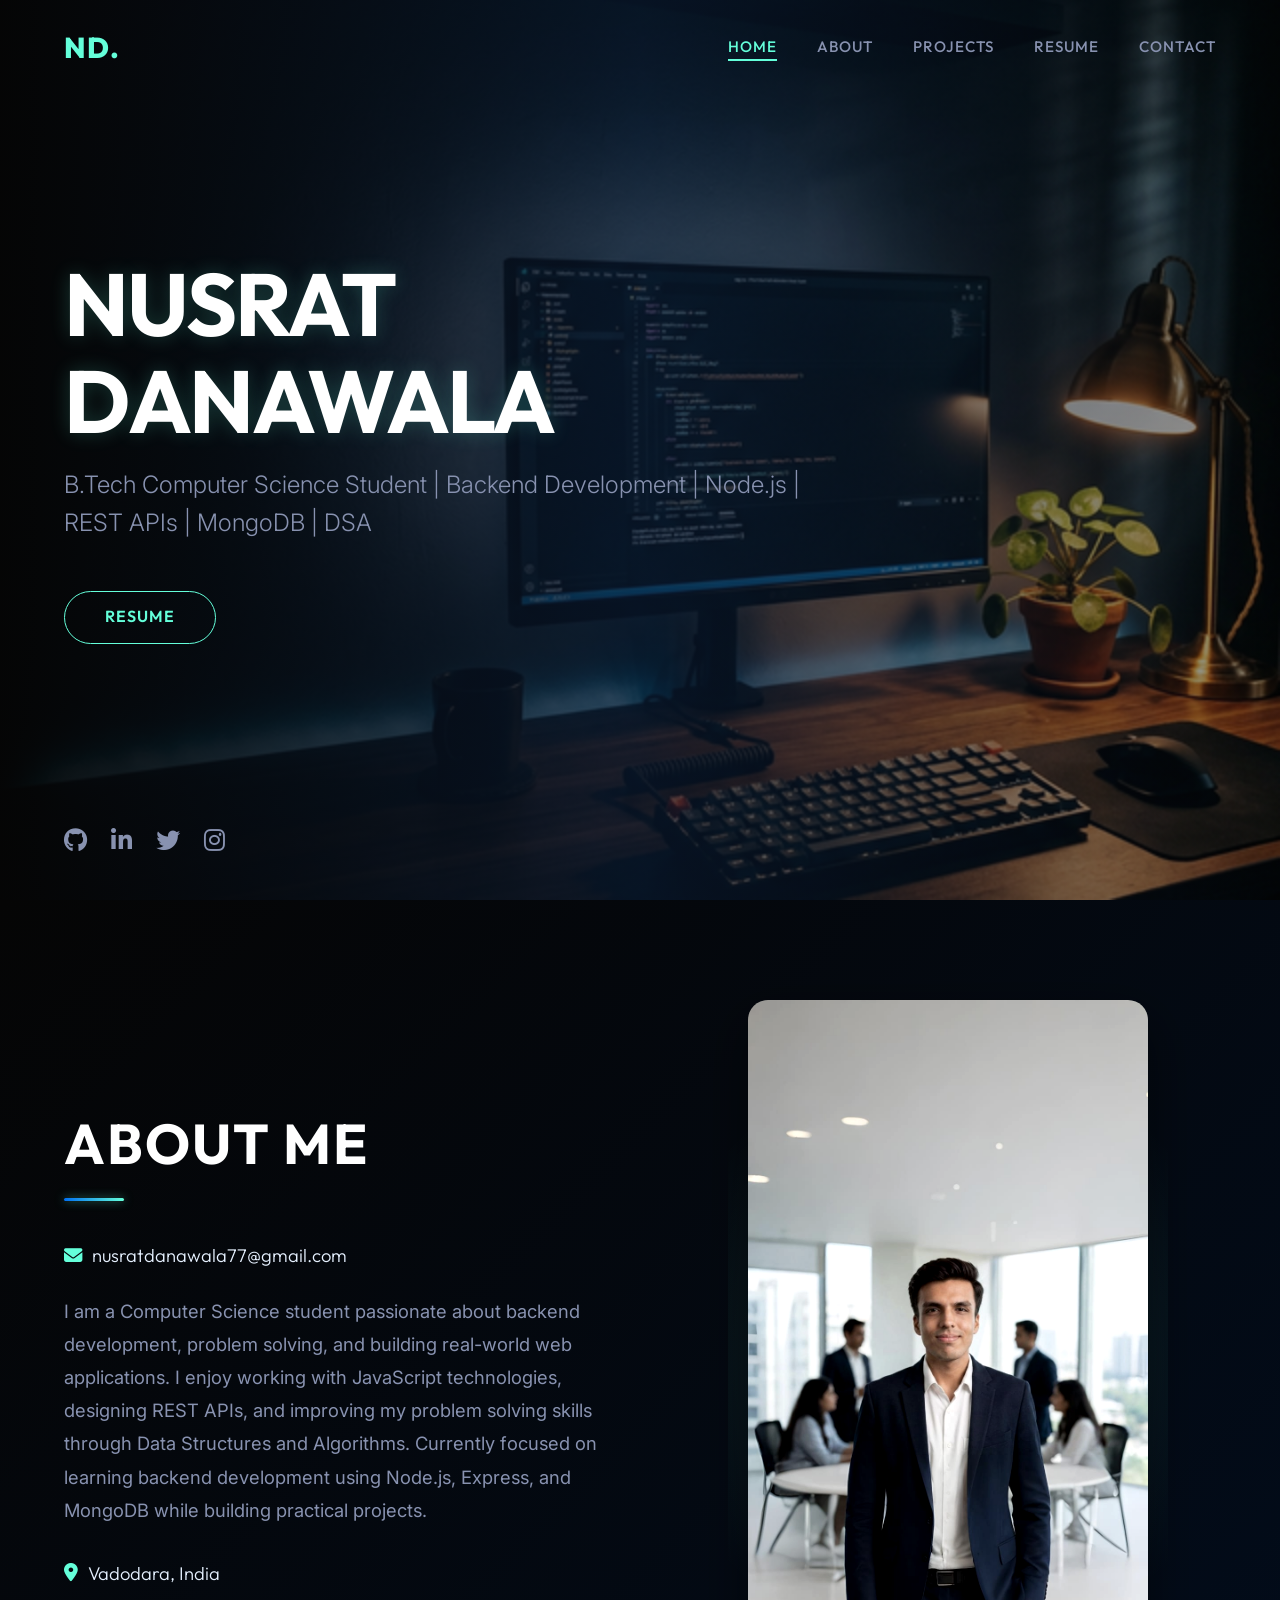
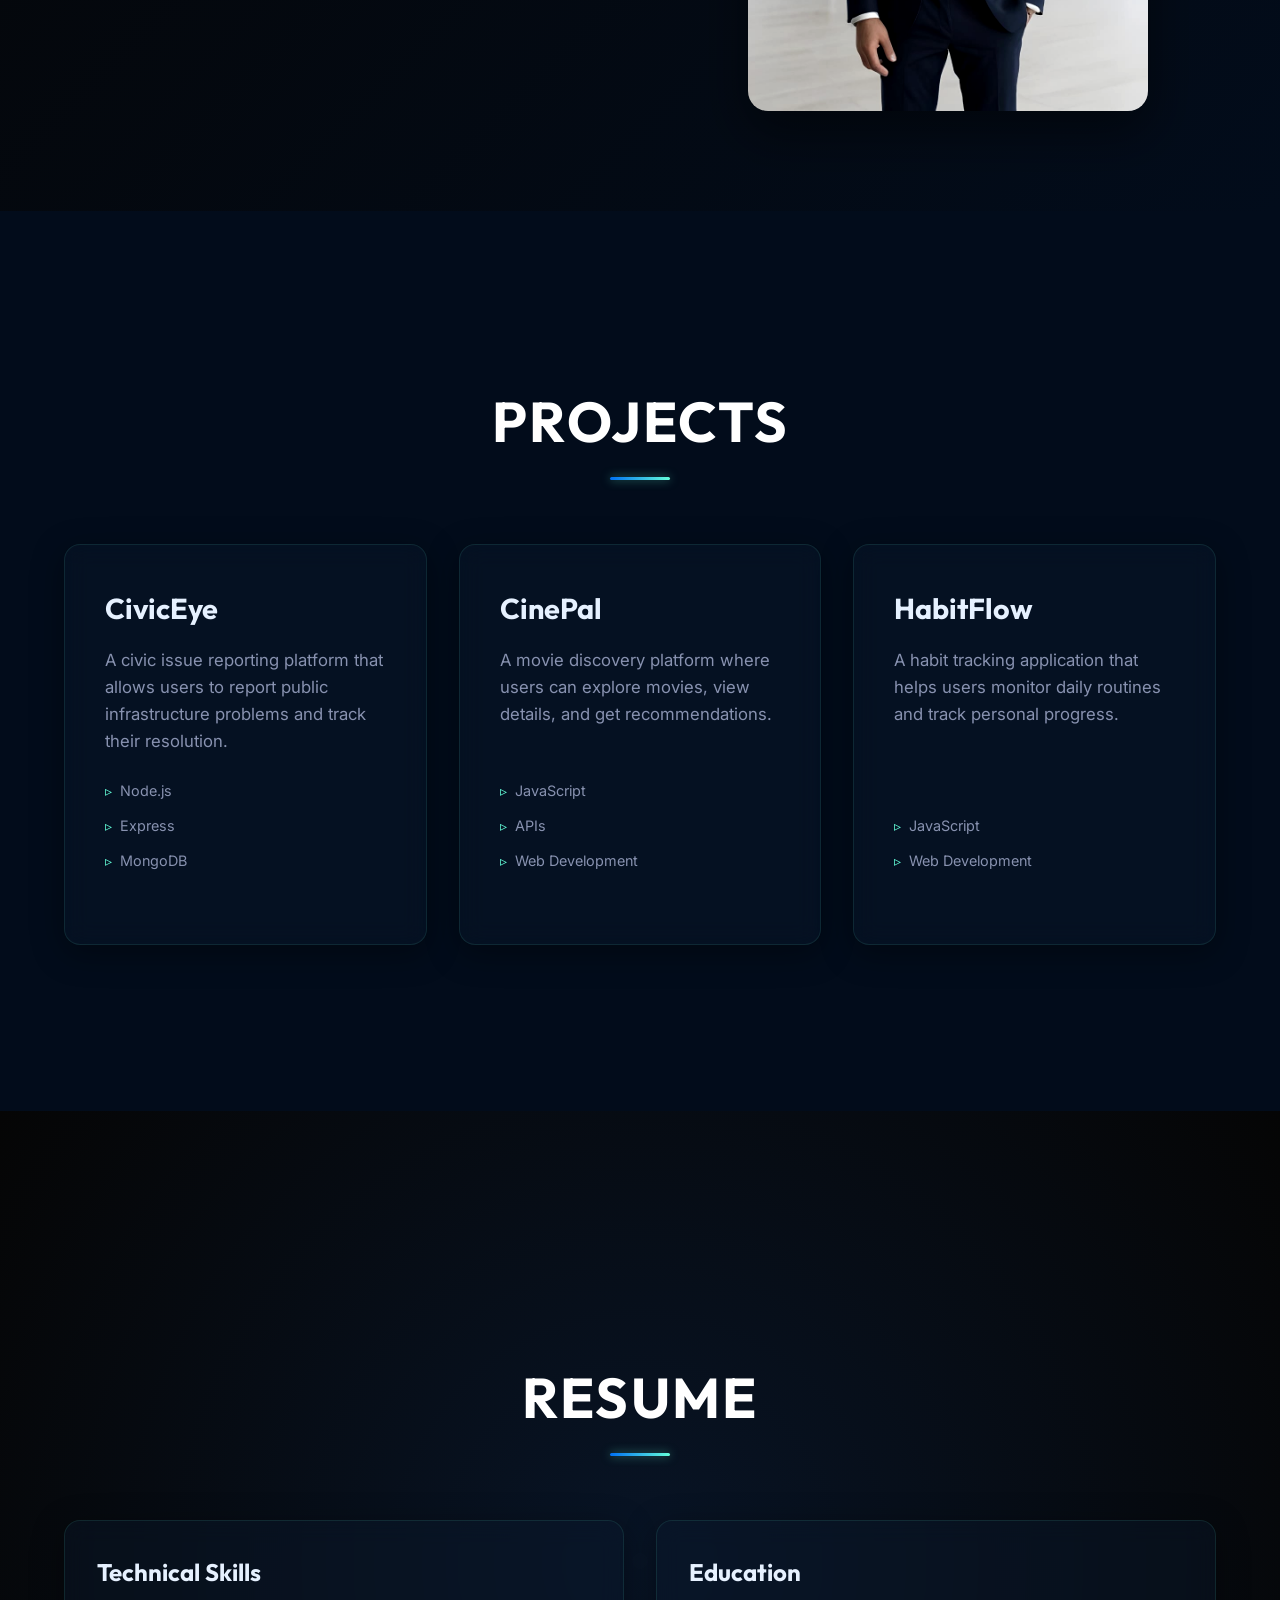
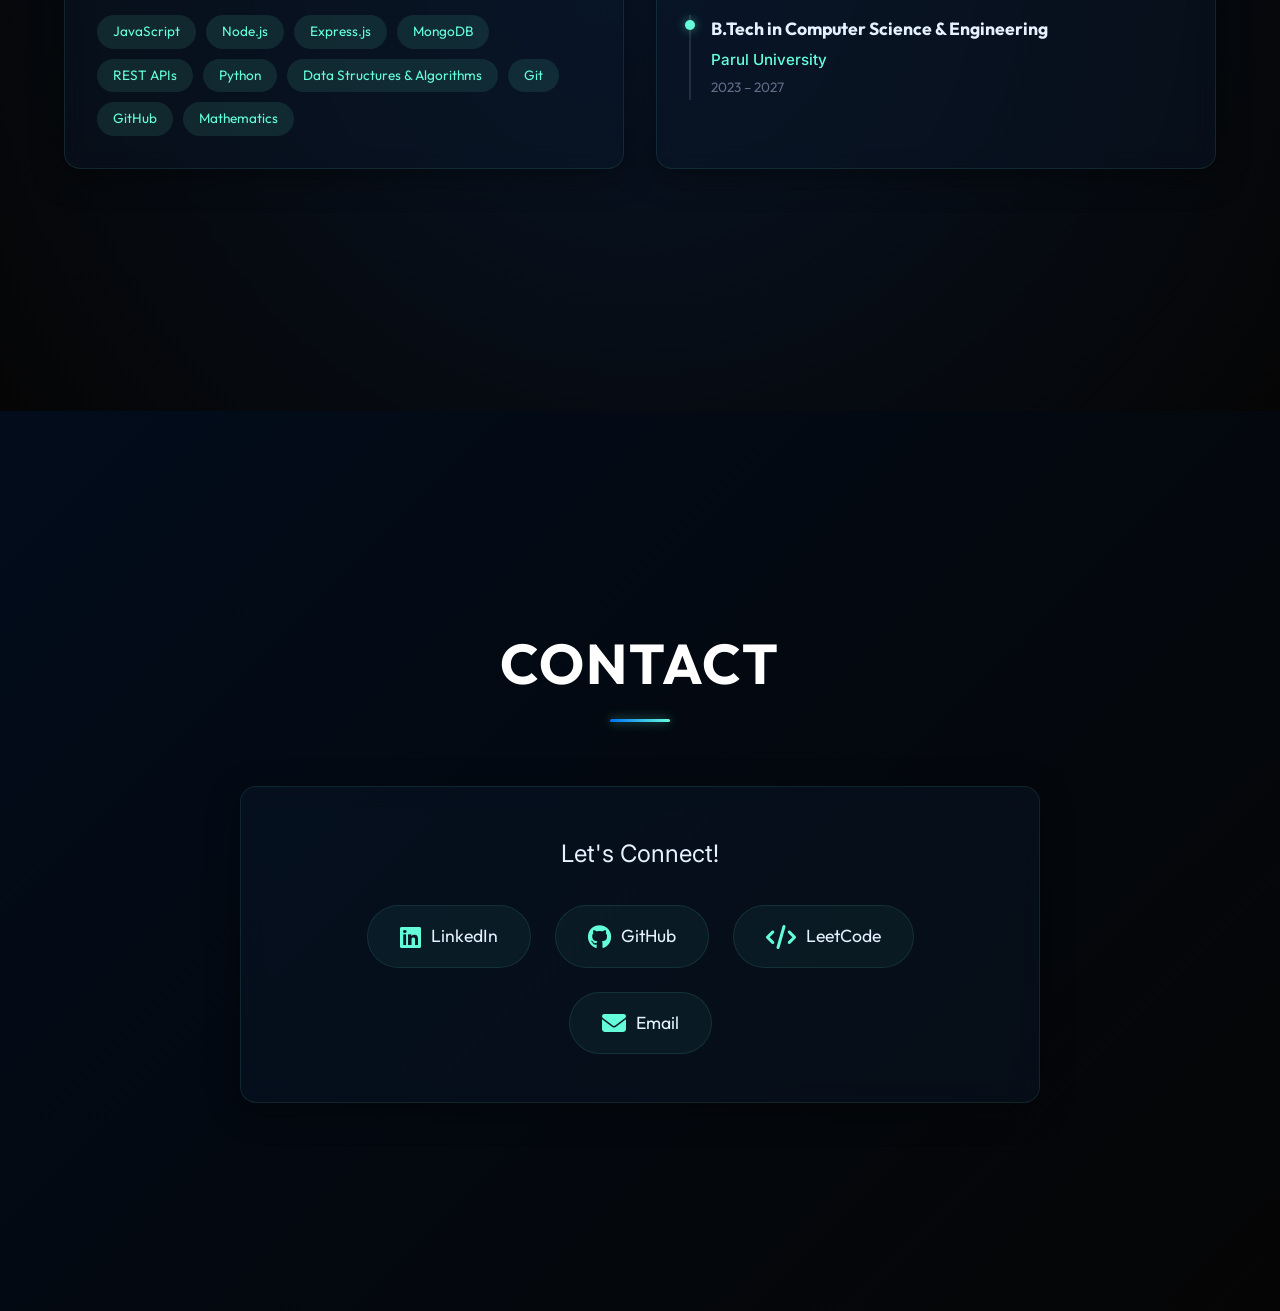
<file: index.html>
<!DOCTYPE html>
<html lang="en">

<head>
    <meta charset="UTF-8">
    <meta name="viewport" content="width=device-width, initial-scale=1.0">
    <title>Nusrat Danawala - Portfolio</title>
    <!-- Modern Google Fonts -->
    <link rel="preconnect" href="https://fonts.googleapis.com">
    <link rel="preconnect" href="https://fonts.gstatic.com" crossorigin>
    <link
        href="https://fonts.googleapis.com/css2?family=Outfit:wght@300;400;500;600;700;800&family=Inter:wght@300;400;500;600&display=swap"
        rel="stylesheet">
    <!-- FontAwesome -->
    <link rel="stylesheet" href="https://cdnjs.cloudflare.com/ajax/libs/font-awesome/6.4.0/css/all.min.css">
    <!-- Custom CSS -->
    <link rel="stylesheet" href="styles.css">
</head>

<body>
    <!-- Top Navigation -->
    <nav id="navbar">
        <div class="nav-container">
            <a href="#home" class="logo">ND.</a>
            <ul class="nav-links">
                <li><a href="#home" class="active">Home</a></li>
                <li><a href="#about">About</a></li>
                <li><a href="#projects">Projects</a></li>
                <li><a href="#resume">Resume</a></li>
                <li><a href="#contact">Contact</a></li>
            </ul>
        </div>
    </nav>

    <!-- Section 1: Hero -->
    <section id="home" class="hero-section">
        <div class="hero-overlay"></div>
        <div class="hero-content">
            <h1 class="glitch" data-text="NUSRAT DANAWALA">NUSRAT DANAWALA</h1>
            <p class="subtitle">B.Tech Computer Science Student | Backend Development | Node.js | REST APIs | MongoDB | DSA</p>
            <div class="hero-buttons">
                <a href="#resume" class="btn btn-outline">Resume</a>
                <!-- <a href="#portfolio" class="btn btn-outline">Portfolio</a> -->
            </div>
        </div>

        <div class="social-icons">
            <a href="#" target="_blank"><i class="fa-brands fa-github"></i></a>
            <a href="#" target="_blank"><i class="fa-brands fa-linkedin-in"></i></a>
            <a href="#" target="_blank"><i class="fa-brands fa-twitter"></i></a>
            <a href="#" target="_blank"><i class="fa-brands fa-instagram"></i></a>
        </div>
    </section>

    <!-- Section 2: About -->
    <section id="about" class="about-section">
        <div class="about-container">
            <div class="about-content">
                <div class="heading-wrapper">
                    <h2>ABOUT ME</h2>
                    <div class="glow-line"></div>
                </div>
                <div class="about-text">
                    <p class="email-text"><i class="fa-solid fa-envelope"></i> nusratdanawala77@gmail.com</p>
                    <p class="bio">
                        I am a Computer Science student passionate about backend development, problem solving, and
                        building real-world web applications.
                        I enjoy working with JavaScript technologies, designing REST APIs, and improving my problem
                        solving skills through Data Structures and Algorithms.
                        Currently focused on learning backend development using Node.js, Express, and MongoDB while
                        building practical projects.
                    </p>
                    <p class="location-text"><i class="fa-solid fa-location-dot"></i> Vadodara, India</p>
                </div>
            </div>
            <div class="about-image">
                <div class="image-wrapper">
                    <img src="assets/Myself.jpeg" alt="Nusrat Danawala">
                    <div class="image-glow"></div>
                </div>
            </div>
        </div>
    </section>

    <!-- Section 3: Projects -->
    <section id="projects" class="projects-section">
        <div class="projects-container">
            <div class="heading-wrapper center">
                <h2>PROJECTS</h2>
                <div class="glow-line center-line"></div>
            </div>

            <div class="projects-grid">
                <!-- Project 1 -->
                <div class="project-card glass-panel">
                    <div class="project-content">
                        <h3>CivicEye</h3>
                        <p class="project-desc">A civic issue reporting platform that allows users to report public
                            infrastructure problems and track their resolution.</p>
                        <div class="tags-container minimal mb-4">
                            <span class="tag-minimal">Node.js</span>
                            <span class="tag-minimal">Express</span>
                            <span class="tag-minimal">MongoDB</span>
                        </div>
                        <!-- <div class="project-links">
                            <a href="#" class="btn btn-outline"><i class="fa-brands fa-github"></i> GitHub</a>
                            <a href="#" class="btn btn-outline"><i class="fa-solid fa-external-link-alt"></i> Live
                                Demo</a>
                        </div> -->
                    </div>
                </div>

                <!-- Project 2 -->
                <div class="project-card glass-panel">
                    <div class="project-content">
                        <h3>CinePal</h3>
                        <p class="project-desc">A movie discovery platform where users can explore movies, view details,
                            and get recommendations.</p>
                        <div class="tags-container minimal mb-4">
                            <span class="tag-minimal">JavaScript</span>
                            <span class="tag-minimal">APIs</span>
                            <span class="tag-minimal">Web Development</span>
                        </div>
                        <!-- <div class="project-links">
                            <a href="#" class="btn btn-outline"><i class="fa-brands fa-github"></i> GitHub</a>
                        </div> -->
                    </div>
                </div>

                <!-- Project 3 -->
                <div class="project-card glass-panel">
                    <div class="project-content">
                        <h3>HabitFlow</h3>
                        <p class="project-desc">A habit tracking application that helps users monitor daily routines and
                            track personal progress.</p>
                        <div class="tags-container minimal mb-4">
                            <span class="tag-minimal">JavaScript</span>
                            <span class="tag-minimal">Web Development</span>
                        </div>
                        <!-- <div class="project-links">
                            <a href="#" class="btn btn-outline"><i class="fa-brands fa-github"></i> GitHub</a>
                        </div> -->
                    </div>
                </div>
            </div>
        </div>
    </section>

    <!-- Section 4: Resume -->
    <section id="resume" class="resume-section">
        <div class="resume-overlay"></div>
        <div class="resume-container">
            <div class="heading-wrapper center">
                <h2>RESUME</h2>
                <div class="glow-line center-line"></div>
            </div>

            <div class="resume-grid">
                <!-- Left Column: Skills -->
                <div class="resume-col glass-panel">
                    <h3>Technical Skills</h3>
                    <div class="tags-container">
                        <span class="tag">JavaScript</span>
                        <span class="tag">Node.js</span>
                        <span class="tag">Express.js</span>
                        <span class="tag">MongoDB</span>
                        <span class="tag">REST APIs</span>
                        <span class="tag">Python</span>
                        <span class="tag">Data Structures & Algorithms</span>
                        <span class="tag">Git</span>
                        <span class="tag">GitHub</span>
                        <span class="tag">Mathematics</span>
                    </div>
                </div>

                <!-- Right Column: Education -->
                <div class="resume-col glass-panel">
                    <h3>Education</h3>
                    <div class="timeline">
                        <div class="timeline-item">
                            <h4>B.Tech in Computer Science & Engineering</h4>
                            <p class="institution">Parul University</p>
                            <span class="date">2023 – 2027</span>
                        </div>
                    </div>
                </div>
            </div>
        </div>
    </section>

    <!-- Section 5: Contact -->
    <section id="contact" class="contact-section">
        <div class="contact-container">
            <div class="heading-wrapper center">
                <h2>CONTACT</h2>
                <div class="glow-line center-line"></div>
            </div>

            <div class="glass-panel contact-panel">
                <p class="contact-subtitle">Let's Connect!</p>
                <div class="contact-links">
                    <a href="https://www.linkedin.com/in/nusrat05/" target="_blank" class="contact-btn">
                        <i class="fa-brands fa-linkedin"></i> LinkedIn
                    </a>
                    <a href="https://github.com/nusrat-k-d" target="_blank" class="contact-btn">
                        <i class="fa-brands fa-github"></i> GitHub
                    </a>
                    <a href="https://leetcode.com/u/nusrat_k_d/" target="_blank" class="contact-btn">
                        <i class="fa-solid fa-code"></i> LeetCode
                    </a>
                    <a href="mailto:nusratdanawala77@gmail.com" class="contact-btn">
                        <i class="fa-solid fa-envelope"></i> Email
                    </a>
                </div>
            </div>
        </div>
    </section>

    <script src="script.js"></script>
</body>

</html>
</file>
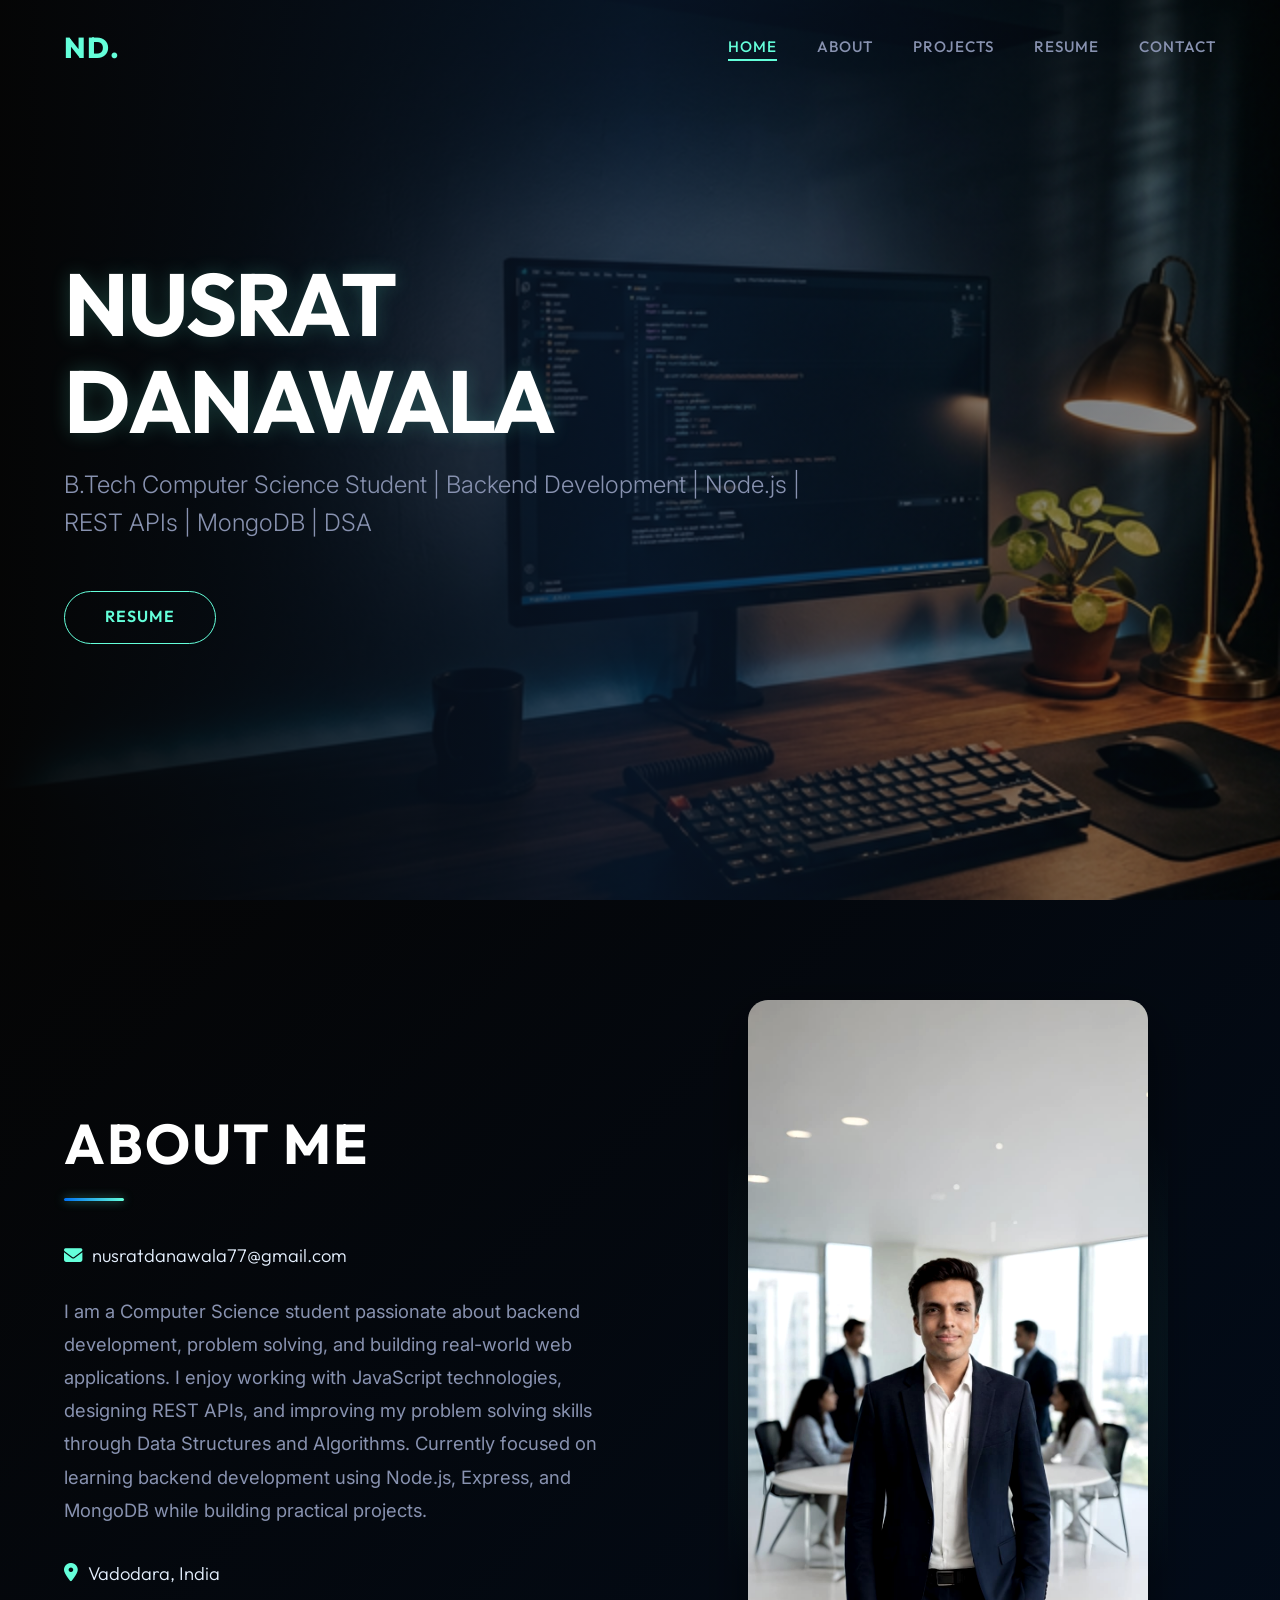
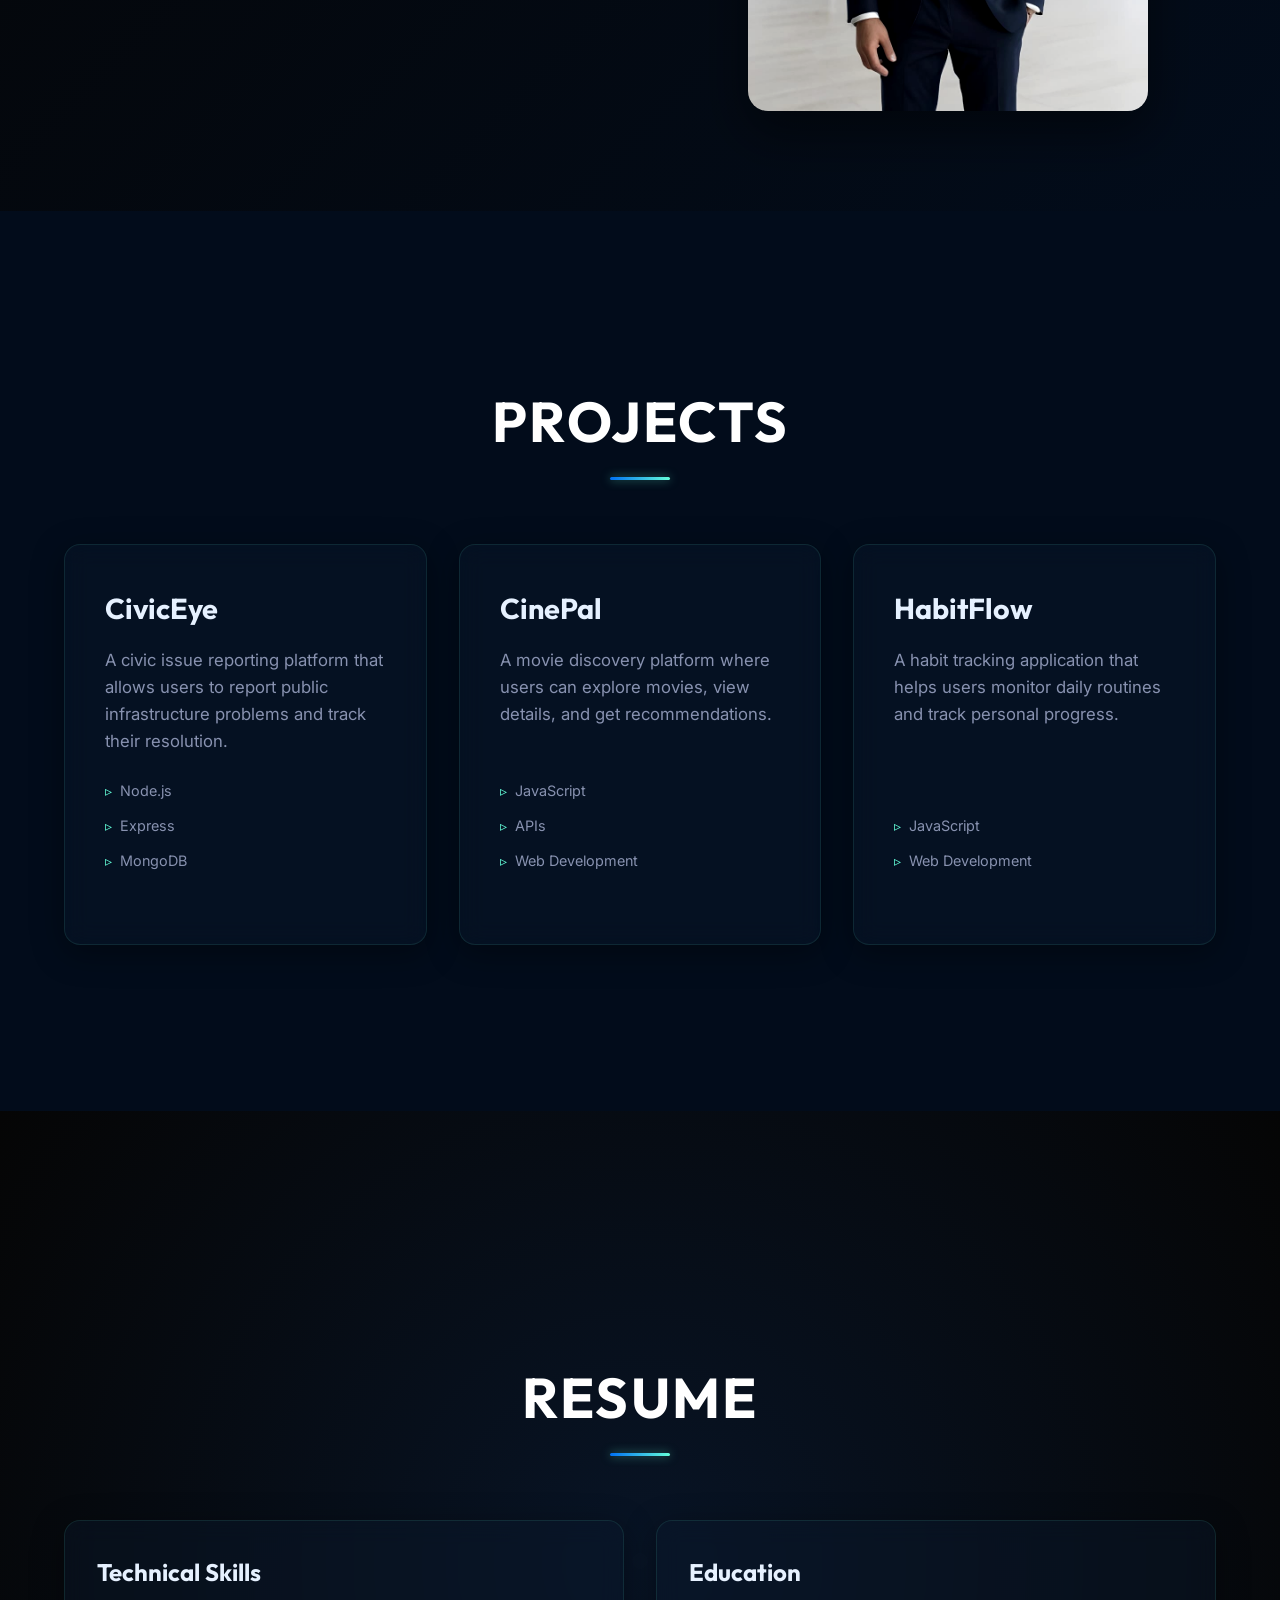
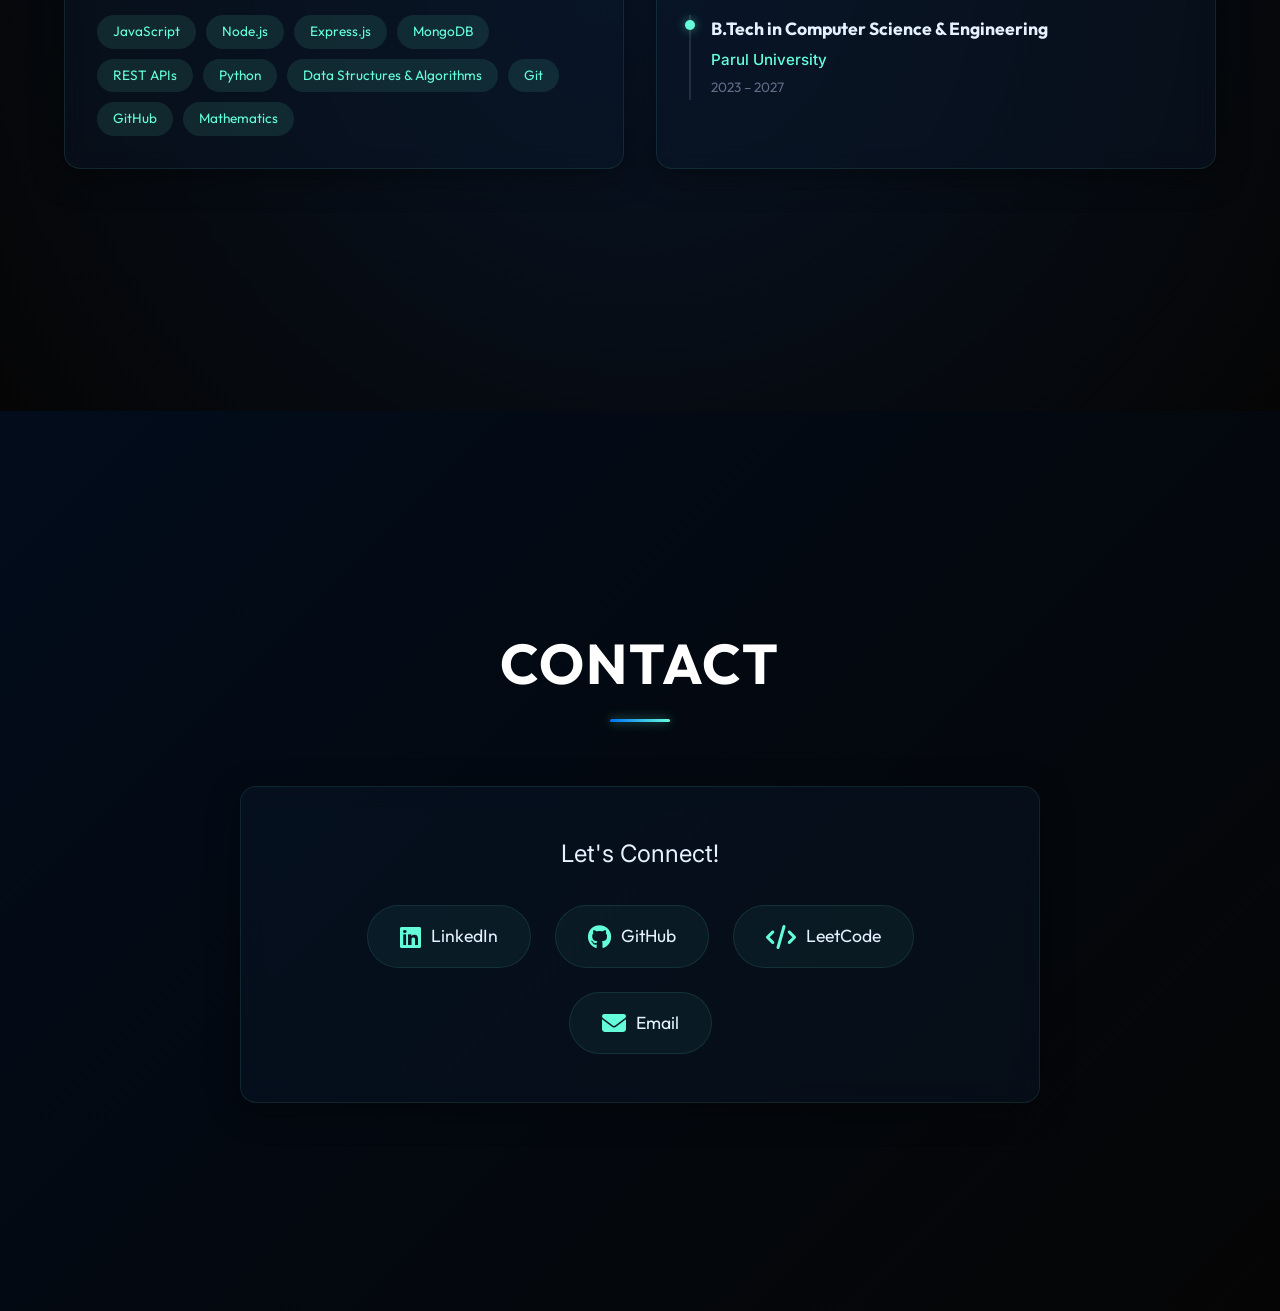
<file: Downloads/Portfolio/index.html>
<!DOCTYPE html>
<html lang="en">

<head>
    <meta charset="UTF-8">
    <meta name="viewport" content="width=device-width, initial-scale=1.0">
    <title>Nusrat Danawala - Portfolio</title>
    <!-- Modern Google Fonts -->
    <link rel="preconnect" href="https://fonts.googleapis.com">
    <link rel="preconnect" href="https://fonts.gstatic.com" crossorigin>
    <link
        href="https://fonts.googleapis.com/css2?family=Outfit:wght@300;400;500;600;700;800&family=Inter:wght@300;400;500;600&display=swap"
        rel="stylesheet">
    <!-- FontAwesome -->
    <link rel="stylesheet" href="https://cdnjs.cloudflare.com/ajax/libs/font-awesome/6.4.0/css/all.min.css">
    <!-- Custom CSS -->
    <link rel="stylesheet" href="styles.css">
</head>

<body>
    <!-- Top Navigation -->
    <nav id="navbar">
        <div class="nav-container">
            <a href="#home" class="logo">ND.</a>
            <ul class="nav-links">
                <li><a href="#home" class="active">Home</a></li>
                <li><a href="#about">About</a></li>
                <li><a href="#projects">Projects</a></li>
                <li><a href="#resume">Resume</a></li>
                <li><a href="#contact">Contact</a></li>
            </ul>
        </div>
    </nav>

    <!-- Section 1: Hero -->
    <section id="home" class="hero-section">
        <div class="hero-overlay"></div>
        <div class="hero-content">
            <h1 class="glitch" data-text="NUSRAT DANAWALA">NUSRAT DANAWALA</h1>
            <p class="subtitle">B.Tech Computer Science Student | Backend Development | Node.js | REST APIs | MongoDB | DSA</p>
            <div class="hero-buttons">
                <a href="#resume" class="btn btn-outline">Resume</a>
                <!-- <a href="#portfolio" class="btn btn-outline">Portfolio</a> -->
            </div>
        </div>

        <!-- <div class="social-icons">
            <a href="#" target="_blank"><i class="fa-brands fa-github"></i></a>
            <a href="#" target="_blank"><i class="fa-brands fa-linkedin-in"></i></a>
            <a href="#" target="_blank"><i class="fa-brands fa-twitter"></i></a>
            <a href="#" target="_blank"><i class="fa-brands fa-instagram"></i></a>
        </div> -->
    </section>

    <!-- Section 2: About -->
    <section id="about" class="about-section">
        <div class="about-container">
            <div class="about-content">
                <div class="heading-wrapper">
                    <h2>ABOUT ME</h2>
                    <div class="glow-line"></div>
                </div>
                <div class="about-text">
                    <p class="email-text"><i class="fa-solid fa-envelope"></i> nusratdanawala77@gmail.com</p>
                    <p class="bio">
                        I am a Computer Science student passionate about backend development, problem solving, and
                        building real-world web applications.
                        I enjoy working with JavaScript technologies, designing REST APIs, and improving my problem
                        solving skills through Data Structures and Algorithms.
                        Currently focused on learning backend development using Node.js, Express, and MongoDB while
                        building practical projects.
                    </p>
                    <p class="location-text"><i class="fa-solid fa-location-dot"></i> Vadodara, India</p>
                </div>
            </div>
            <div class="about-image">
                <div class="image-wrapper">
                    <img src="assets/Myself.jpeg" alt="Nusrat Danawala">
                    <div class="image-glow"></div>
                </div>
            </div>
        </div>
    </section>

    <!-- Section 3: Projects -->
    <section id="projects" class="projects-section">
        <div class="projects-container">
            <div class="heading-wrapper center">
                <h2>PROJECTS</h2>
                <div class="glow-line center-line"></div>
            </div>

            <div class="projects-grid">
                <!-- Project 1 -->
                <div class="project-card glass-panel">
                    <div class="project-content">
                        <h3>CivicEye</h3>
                        <p class="project-desc">A civic issue reporting platform that allows users to report public
                            infrastructure problems and track their resolution.</p>
                        <div class="tags-container minimal mb-4">
                            <span class="tag-minimal">Node.js</span>
                            <span class="tag-minimal">Express</span>
                            <span class="tag-minimal">MongoDB</span>
                        </div>
                        <!-- <div class="project-links">
                            <a href="#" class="btn btn-outline"><i class="fa-brands fa-github"></i> GitHub</a>
                            <a href="#" class="btn btn-outline"><i class="fa-solid fa-external-link-alt"></i> Live
                                Demo</a>
                        </div> -->
                    </div>
                </div>

                <!-- Project 2 -->
                <div class="project-card glass-panel">
                    <div class="project-content">
                        <h3>CinePal</h3>
                        <p class="project-desc">A movie discovery platform where users can explore movies, view details,
                            and get recommendations.</p>
                        <div class="tags-container minimal mb-4">
                            <span class="tag-minimal">JavaScript</span>
                            <span class="tag-minimal">APIs</span>
                            <span class="tag-minimal">Web Development</span>
                        </div>
                        <!-- <div class="project-links">
                            <a href="#" class="btn btn-outline"><i class="fa-brands fa-github"></i> GitHub</a>
                        </div> -->
                    </div>
                </div>

                <!-- Project 3 -->
                <div class="project-card glass-panel">
                    <div class="project-content">
                        <h3>HabitFlow</h3>
                        <p class="project-desc">A habit tracking application that helps users monitor daily routines and
                            track personal progress.</p>
                        <div class="tags-container minimal mb-4">
                            <span class="tag-minimal">JavaScript</span>
                            <span class="tag-minimal">Web Development</span>
                        </div>
                        <!-- <div class="project-links">
                            <a href="#" class="btn btn-outline"><i class="fa-brands fa-github"></i> GitHub</a>
                        </div> -->
                    </div>
                </div>
            </div>
        </div>
    </section>

    <!-- Section 4: Resume -->
    <section id="resume" class="resume-section">
        <div class="resume-overlay"></div>
        <div class="resume-container">
            <div class="heading-wrapper center">
                <h2>RESUME</h2>
                <div class="glow-line center-line"></div>
            </div>

            <div class="resume-grid">
                <!-- Left Column: Skills -->
                <div class="resume-col glass-panel">
                    <h3>Technical Skills</h3>
                    <div class="tags-container">
                        <span class="tag">JavaScript</span>
                        <span class="tag">Node.js</span>
                        <span class="tag">Express.js</span>
                        <span class="tag">MongoDB</span>
                        <span class="tag">REST APIs</span>
                        <span class="tag">Python</span>
                        <span class="tag">Data Structures & Algorithms</span>
                        <span class="tag">Git</span>
                        <span class="tag">GitHub</span>
                        <span class="tag">Mathematics</span>
                    </div>
                </div>

                <!-- Right Column: Education -->
                <div class="resume-col glass-panel">
                    <h3>Education</h3>
                    <div class="timeline">
                        <div class="timeline-item">
                            <h4>B.Tech in Computer Science & Engineering</h4>
                            <p class="institution">Parul University</p>
                            <span class="date">2023 – 2027</span>
                        </div>
                    </div>
                </div>
            </div>
        </div>
    </section>

    <!-- Section 5: Contact -->
    <section id="contact" class="contact-section">
        <div class="contact-container">
            <div class="heading-wrapper center">
                <h2>CONTACT</h2>
                <div class="glow-line center-line"></div>
            </div>

            <div class="glass-panel contact-panel">
                <p class="contact-subtitle">Let's Connect!</p>
                <div class="contact-links">
                    <a href="https://www.linkedin.com/in/nusrat05/" target="_blank" class="contact-btn">
                        <i class="fa-brands fa-linkedin"></i> LinkedIn
                    </a>
                    <a href="https://github.com/nusrat-k-d" target="_blank" class="contact-btn">
                        <i class="fa-brands fa-github"></i> GitHub
                    </a>
                    <a href="https://leetcode.com/u/nusrat_k_d/" target="_blank" class="contact-btn">
                        <i class="fa-solid fa-code"></i> LeetCode
                    </a>
                    <a href="mailto:nusratdanawala77@gmail.com" class="contact-btn">
                        <i class="fa-solid fa-envelope"></i> Email
                    </a>
                </div>
            </div>
        </div>
    </section>

    <script src="script.js"></script>
</body>

</html>
</file>
<file: styles.css>
:root {
    --bg-dark: #050505;
    --bg-charcoal: #121212;
    --navy-blue: #0A192F;
    --navy-dark: #020c1b;
    --accent-teal: #64ffda;
    --accent-blue: #0070f3;
    --text-main: #e6f1ff;
    --text-muted: #8892b0;
    --glass-bg: rgba(10, 25, 47, 0.4);
    --glass-border: rgba(100, 255, 218, 0.1);

    --font-heading: 'Outfit', sans-serif;
    --font-body: 'Inter', sans-serif;
}

* {
    margin: 0;
    padding: 0;
    box-sizing: border-box;
    scroll-behavior: smooth;
}

body {
    background-color: var(--bg-dark);
    color: var(--text-main);
    font-family: var(--font-body);
    line-height: 1.6;
    overflow-x: hidden;
}

/* Typography */
h1,
h2,
h3,
h4 {
    font-family: var(--font-heading);
    font-weight: 700;
}

a {
    text-decoration: none;
    color: inherit;
    transition: all 0.3s ease;
}

ul {
    list-style: none;
}

/* Utility Classes */
.highlight {
    color: var(--accent-teal);
    font-weight: 500;
}

.glow-line {
    height: 3px;
    width: 60px;
    background: linear-gradient(90deg, var(--accent-blue), var(--accent-teal));
    margin-top: 10px;
    border-radius: 2px;
    box-shadow: 0 0 10px rgba(100, 255, 218, 0.5);
}

.center-line {
    margin: 10px auto 0;
}

.glass-panel {
    background: var(--glass-bg);
    backdrop-filter: blur(12px);
    -webkit-backdrop-filter: blur(12px);
    border: 1px solid var(--glass-border);
    border-radius: 16px;
    padding: 2rem;
    box-shadow: 0 8px 32px 0 rgba(0, 0, 0, 0.37);
    transition: transform 0.3s ease, border-color 0.3s ease;
}

.glass-panel:hover {
    transform: translateY(-5px);
    border-color: rgba(100, 255, 218, 0.3);
}

.mt-4 {
    margin-top: 2rem;
}

.mb-4 {
    margin-bottom: 2rem;
}

/* Navigation */
#navbar {
    position: fixed;
    top: 0;
    width: 100%;
    padding: 1.5rem 5%;
    z-index: 1000;
    transition: all 0.4s ease;
    background: transparent;
}

#navbar.scrolled {
    background: rgba(5, 5, 5, 0.85);
    backdrop-filter: blur(10px);
    padding: 1rem 5%;
    border-bottom: 1px solid var(--glass-border);
}

.nav-container {
    display: flex;
    justify-content: space-between;
    align-items: center;
    max-width: 1400px;
    margin: 0 auto;
}

.logo {
    font-family: var(--font-heading);
    font-size: 1.8rem;
    font-weight: 800;
    color: var(--accent-teal);
    letter-spacing: 1px;
}

.nav-links {
    display: flex;
    gap: 2.5rem;
}

.nav-links a {
    font-family: var(--font-heading);
    font-size: 0.95rem;
    font-weight: 500;
    text-transform: uppercase;
    letter-spacing: 1px;
    color: var(--text-muted);
    position: relative;
}

.nav-links a:hover,
.nav-links a.active {
    color: var(--accent-teal);
}

.nav-links a::after {
    content: '';
    position: absolute;
    width: 0;
    height: 2px;
    bottom: -5px;
    left: 0;
    background-color: var(--accent-teal);
    transition: width 0.3s ease;
}

.nav-links a:hover::after,
.nav-links a.active::after {
    width: 100%;
}

/* Sections Base */
section {
    min-height: 100vh;
    width: 100%;
    position: relative;
    padding: 100px 5%;
    display: flex;
    align-items: center;
}

/* Hero Section */
.hero-section {
    background: url('assets/workspace_bg.png') center/cover no-repeat;
    background-attachment: fixed;
}

.hero-overlay {
    position: absolute;
    inset: 0;
    background: linear-gradient(90deg, rgba(5, 5, 5, 0.95) 0%, rgba(10, 25, 47, 0.7) 50%, rgba(5, 5, 5, 0.4) 100%);
    z-index: 1;
}

.hero-content {
    position: relative;
    z-index: 2;
    max-width: 800px;
    animation: fadeUp 1s ease-out;
}

.hero-content h1 {
    font-size: 5.5rem;
    line-height: 1.1;
    margin-bottom: 1rem;
    color: #fff;
    text-shadow: 0 0 20px rgba(100, 255, 218, 0.2);
    letter-spacing: -2px;
}

.subtitle {
    font-size: 1.5rem;
    color: var(--text-muted);
    margin-bottom: 3rem;
    font-weight: 300;
}

.hero-buttons {
    display: flex;
    gap: 1.5rem;
}

.btn {
    display: inline-block;
    padding: 0.8rem 2.5rem;
    font-family: var(--font-heading);
    font-size: 1rem;
    font-weight: 600;
    text-transform: uppercase;
    letter-spacing: 1px;
    border-radius: 50px;
    cursor: pointer;
    transition: all 0.3s ease;
}

.btn-outline {
    background: transparent;
    color: var(--accent-teal);
    border: 1px solid var(--accent-teal);
    position: relative;
    overflow: hidden;
}

.btn-outline:hover {
    background: rgba(100, 255, 218, 0.1);
    box-shadow: 0 0 20px rgba(100, 255, 218, 0.2);
    transform: translateY(-2px);
}

.social-icons {
    position: absolute;
    bottom: 40px;
    left: 5%;
    z-index: 2;
    display: flex;
    gap: 1.5rem;
}

.social-icons a {
    color: var(--text-muted);
    font-size: 1.5rem;
    transition: all 0.3s ease;
}

.social-icons a:hover {
    color: var(--accent-teal);
    transform: translateY(-3px) scale(1.1);
}

/* About Section */
.about-section {
    background: linear-gradient(135deg, var(--bg-dark) 0%, var(--navy-dark) 100%);
}

.about-container {
    max-width: 1400px;
    margin: 0 auto;
    display: flex;
    align-items: center;
    gap: 5rem;
    width: 100%;
}

.about-content {
    flex: 1;
}

.heading-wrapper {
    margin-bottom: 2.5rem;
}

.heading-wrapper h2 {
    font-size: 3.5rem;
    color: #fff;
    letter-spacing: 2px;
}

.about-text {
    font-size: 1.15rem;
    color: var(--text-muted);
}

.email-text,
.location-text {
    display: flex;
    align-items: center;
    gap: 10px;
    font-family: var(--font-heading);
    color: var(--text-main);
    margin-bottom: 1.5rem;
    font-weight: 300;
}

.email-text i,
.location-text i {
    color: var(--accent-teal);
}

.bio {
    margin-bottom: 2rem;
    line-height: 1.8;
}

.about-image {
    flex: 1;
    display: flex;
    justify-content: center;
    position: relative;
}

.image-wrapper {
    position: relative;
    width: 100%;
    max-width: 400px;
    border-radius: 20px;
    z-index: 2;
}

.image-wrapper img {
    width: 100%;
    height: auto;
    border-radius: 20px;
    display: block;
    box-shadow: 0 20px 50px rgba(0, 0, 0, 0.5);
    filter: grayscale(20%) contrast(110%);
    transition: filter 0.5s ease;
}

.image-wrapper:hover img {
    filter: grayscale(0%) contrast(100%);
}

.image-glow {
    position: absolute;
    top: -20px;
    left: -20px;
    right: -20px;
    bottom: -20px;
    background: radial-gradient(circle, rgba(100, 255, 218, 0.15) 0%, rgba(0, 0, 0, 0) 70%);
    z-index: -1;
    border-radius: 30px;
}

/* Projects Section */
.projects-section {
    background: var(--navy-dark);
    position: relative;
    padding-top: 120px;
    padding-bottom: 120px;
}

.projects-container {
    max-width: 1400px;
    margin: 0 auto;
    width: 100%;
}

.projects-grid {
    display: grid;
    grid-template-columns: repeat(auto-fit, minmax(300px, 1fr));
    gap: 2rem;
}

.project-card {
    display: flex;
    flex-direction: column;
    height: 100%;
    transition: transform 0.4s ease, box-shadow 0.4s ease, border-color 0.4s ease;
    padding: 2.5rem;
}

.project-card:hover {
    transform: translateY(-10px);
    box-shadow: 0 15px 30px rgba(0, 0, 0, 0.5);
    border-color: var(--accent-teal);
}

.project-content {
    display: flex;
    flex-direction: column;
    flex-grow: 1;
}

.project-content h3 {
    font-size: 1.8rem;
    color: var(--text-main);
    margin-bottom: 1rem;
}

.project-desc {
    color: var(--text-muted);
    margin-bottom: 1.5rem;
    flex-grow: 1;
    font-size: 1.05rem;
}

.project-links {
    display: flex;
    gap: 1rem;
    flex-wrap: wrap;
    margin-top: 1.5rem;
}

.project-links .btn {
    padding: 0.6rem 1.5rem;
    font-size: 0.9rem;
    display: flex;
    align-items: center;
    gap: 8px;
}

/* Resume Section */
.resume-section {
    background: var(--bg-dark);
    position: relative;
    padding-top: 120px;
    padding-bottom: 120px;
}

.resume-overlay {
    position: absolute;
    inset: 0;
    background: radial-gradient(circle at center, rgba(10, 25, 47, 0.8) 0%, var(--bg-dark) 100%);
    backdrop-filter: blur(5px);
    z-index: 1;
}

.resume-container {
    position: relative;
    z-index: 2;
    max-width: 1400px;
    margin: 0 auto;
    width: 100%;
}

.heading-wrapper.center {
    text-align: center;
    margin-bottom: 4rem;
    display: flex;
    flex-direction: column;
    align-items: center;
}

.resume-grid {
    display: grid;
    grid-template-columns: repeat(2, 1fr);
    gap: 2rem;
}

.resume-col h3 {
    font-size: 1.5rem;
    margin-bottom: 1.5rem;
    color: var(--text-main);
    display: flex;
    align-items: center;
    gap: 10px;
}

/* Skills */
.skill-bar {
    margin-bottom: 1.2rem;
}

.skill-info {
    display: flex;
    justify-content: space-between;
    margin-bottom: 5px;
    font-family: var(--font-heading);
    font-size: 0.9rem;
    color: var(--text-main);
}

.progress-bar {
    width: 100%;
    height: 8px;
    background: rgba(255, 255, 255, 0.05);
    border-radius: 4px;
    overflow: hidden;
}

.progress {
    height: 100%;
    background: linear-gradient(90deg, var(--accent-blue), var(--accent-teal));
    border-radius: 4px;
    box-shadow: 0 0 10px rgba(100, 255, 218, 0.5);
    transform-origin: left;
    transform: scaleX(0);
}

/* Tags */
.tags-container {
    display: flex;
    flex-wrap: wrap;
    gap: 10px;
}

.tag {
    background: rgba(100, 255, 218, 0.1);
    color: var(--accent-teal);
    padding: 6px 16px;
    border-radius: 20px;
    font-size: 0.85rem;
    font-family: var(--font-heading);
}

.tag-outline {
    background: transparent;
    border: 1px solid rgba(136, 146, 176, 0.3);
    color: var(--text-muted);
    padding: 6px 16px;
    border-radius: 20px;
    font-size: 0.85rem;
    font-family: var(--font-heading);
    transition: all 0.3s ease;
}

.tag-outline:hover {
    border-color: var(--accent-teal);
    color: var(--accent-teal);
}

.tag-minimal {
    color: var(--text-muted);
    font-size: 0.9rem;
    display: flex;
    align-items: center;
    gap: 8px;
}

.tag-minimal::before {
    content: '▹';
    color: var(--accent-teal);
}

.tags-container.minimal {
    flex-direction: column;
    gap: 12px;
}

/* Timeline */
.timeline {
    position: relative;
    padding-left: 20px;
    border-left: 2px solid rgba(136, 146, 176, 0.2);
}

.timeline-item {
    position: relative;
    margin-bottom: 2rem;
}

.timeline-item::before {
    content: '';
    position: absolute;
    left: -26px;
    top: 5px;
    width: 10px;
    height: 10px;
    border-radius: 50%;
    background: var(--accent-teal);
    box-shadow: 0 0 10px rgba(100, 255, 218, 0.5);
}

.timeline-item h4 {
    font-size: 1.1rem;
    color: var(--text-main);
    margin-bottom: 5px;
}

.timeline-item p {
    font-size: 0.95rem;
    color: var(--text-muted);
}

.timeline-item .institution {
    color: var(--accent-teal);
    font-weight: 500;
}

.timeline-item .date {
    display: inline-block;
    margin-top: 5px;
    font-size: 0.85rem;
    color: rgba(136, 146, 176, 0.7);
    font-family: var(--font-heading);
}

/* Feature List */
.feature-list {
    display: flex;
    flex-direction: column;
    gap: 15px;
}

.feature-list li {
    display: flex;
    align-items: center;
    gap: 15px;
    color: var(--text-muted);
    font-size: 1rem;
}

.feature-list i {
    color: var(--accent-teal);
    width: 20px;
    text-align: center;
}

/* Tools Grid */
.tools-grid {
    display: grid;
    grid-template-columns: 1fr 1fr;
    gap: 15px;
}

.tool-item {
    display: flex;
    align-items: center;
    gap: 10px;
    color: var(--text-main);
    font-family: var(--font-heading);
    font-size: 0.95rem;
    padding: 10px;
    background: rgba(255, 255, 255, 0.02);
    border-radius: 8px;
    transition: background 0.3s ease;
}

.tool-item:hover {
    background: rgba(100, 255, 218, 0.05);
}

.tool-item i {
    color: var(--accent-teal);
    font-size: 1.2rem;
}

/* Contact Section */
.contact-section {
    background: linear-gradient(135deg, var(--navy-dark) 0%, var(--bg-dark) 100%);
    position: relative;
    display: flex;
    flex-direction: column;
    justify-content: center;
}

.contact-container {
    max-width: 800px;
    margin: 0 auto;
    width: 100%;
    text-align: center;
    z-index: 2;
}

.contact-panel {
    display: flex;
    flex-direction: column;
    align-items: center;
    gap: 2rem;
    padding: 3rem;
}

.contact-subtitle {
    font-size: 1.5rem;
    color: var(--text-main);
}

.contact-links {
    display: flex;
    gap: 1.5rem;
    flex-wrap: wrap;
    justify-content: center;
}

.contact-btn {
    display: flex;
    align-items: center;
    gap: 10px;
    padding: 1rem 2rem;
    background: rgba(100, 255, 218, 0.05);
    border: 1px solid var(--glass-border);
    border-radius: 50px;
    color: var(--text-main);
    font-family: var(--font-heading);
    font-size: 1.1rem;
    transition: all 0.3s ease;
}

.contact-btn i {
    color: var(--accent-teal);
    font-size: 1.5rem;
}

.contact-btn:hover {
    background: rgba(100, 255, 218, 0.15);
    border-color: var(--accent-teal);
    transform: translateY(-5px);
    box-shadow: 0 10px 20px rgba(0, 0, 0, 0.2);
    color: var(--accent-teal);
}

/* Animations */
@keyframes fadeUp {
    from {
        opacity: 0;
        transform: translateY(30px);
    }

    to {
        opacity: 1;
        transform: translateY(0);
    }
}

@keyframes fillProgress {
    from {
        transform: scaleX(0);
    }

    to {
        transform: scaleX(1);
    }
}

/* Responsive */
@media (max-width: 1024px) {
    .about-container {
        gap: 3rem;
    }

    .hero-content h1 {
        font-size: 4rem;
    }

    .resume-grid {
        grid-template-columns: 1fr 1fr;
    }
}

@media (max-width: 768px) {
    .hero-content h1 {
        font-size: 3rem;
    }

    .about-container {
        flex-direction: column;
        text-align: center;
    }

    .about-image {
        order: -1;
    }

    .email-text,
    .location-text {
        justify-content: center;
    }

    .resume-grid {
        grid-template-columns: 1fr;
    }

    .nav-links {
        display: none;
    }
}
</file>
<file: Downloads/Portfolio/styles.css>
:root {
    --bg-dark: #050505;
    --bg-charcoal: #121212;
    --navy-blue: #0A192F;
    --navy-dark: #020c1b;
    --accent-teal: #64ffda;
    --accent-blue: #0070f3;
    --text-main: #e6f1ff;
    --text-muted: #8892b0;
    --glass-bg: rgba(10, 25, 47, 0.4);
    --glass-border: rgba(100, 255, 218, 0.1);

    --font-heading: 'Outfit', sans-serif;
    --font-body: 'Inter', sans-serif;
}

* {
    margin: 0;
    padding: 0;
    box-sizing: border-box;
    scroll-behavior: smooth;
}

body {
    background-color: var(--bg-dark);
    color: var(--text-main);
    font-family: var(--font-body);
    line-height: 1.6;
    overflow-x: hidden;
}

/* Typography */
h1,
h2,
h3,
h4 {
    font-family: var(--font-heading);
    font-weight: 700;
}

a {
    text-decoration: none;
    color: inherit;
    transition: all 0.3s ease;
}

ul {
    list-style: none;
}

/* Utility Classes */
.highlight {
    color: var(--accent-teal);
    font-weight: 500;
}

.glow-line {
    height: 3px;
    width: 60px;
    background: linear-gradient(90deg, var(--accent-blue), var(--accent-teal));
    margin-top: 10px;
    border-radius: 2px;
    box-shadow: 0 0 10px rgba(100, 255, 218, 0.5);
}

.center-line {
    margin: 10px auto 0;
}

.glass-panel {
    background: var(--glass-bg);
    backdrop-filter: blur(12px);
    -webkit-backdrop-filter: blur(12px);
    border: 1px solid var(--glass-border);
    border-radius: 16px;
    padding: 2rem;
    box-shadow: 0 8px 32px 0 rgba(0, 0, 0, 0.37);
    transition: transform 0.3s ease, border-color 0.3s ease;
}

.glass-panel:hover {
    transform: translateY(-5px);
    border-color: rgba(100, 255, 218, 0.3);
}

.mt-4 {
    margin-top: 2rem;
}

.mb-4 {
    margin-bottom: 2rem;
}

/* Navigation */
#navbar {
    position: fixed;
    top: 0;
    width: 100%;
    padding: 1.5rem 5%;
    z-index: 1000;
    transition: all 0.4s ease;
    background: transparent;
}

#navbar.scrolled {
    background: rgba(5, 5, 5, 0.85);
    backdrop-filter: blur(10px);
    padding: 1rem 5%;
    border-bottom: 1px solid var(--glass-border);
}

.nav-container {
    display: flex;
    justify-content: space-between;
    align-items: center;
    max-width: 1400px;
    margin: 0 auto;
}

.logo {
    font-family: var(--font-heading);
    font-size: 1.8rem;
    font-weight: 800;
    color: var(--accent-teal);
    letter-spacing: 1px;
}

.nav-links {
    display: flex;
    gap: 2.5rem;
}

.nav-links a {
    font-family: var(--font-heading);
    font-size: 0.95rem;
    font-weight: 500;
    text-transform: uppercase;
    letter-spacing: 1px;
    color: var(--text-muted);
    position: relative;
}

.nav-links a:hover,
.nav-links a.active {
    color: var(--accent-teal);
}

.nav-links a::after {
    content: '';
    position: absolute;
    width: 0;
    height: 2px;
    bottom: -5px;
    left: 0;
    background-color: var(--accent-teal);
    transition: width 0.3s ease;
}

.nav-links a:hover::after,
.nav-links a.active::after {
    width: 100%;
}

/* Sections Base */
section {
    min-height: 100vh;
    width: 100%;
    position: relative;
    padding: 100px 5%;
    display: flex;
    align-items: center;
}

/* Hero Section */
.hero-section {
    background: url('assets/workspace_bg.png') center/cover no-repeat;
    background-attachment: fixed;
}

.hero-overlay {
    position: absolute;
    inset: 0;
    background: linear-gradient(90deg, rgba(5, 5, 5, 0.95) 0%, rgba(10, 25, 47, 0.7) 50%, rgba(5, 5, 5, 0.4) 100%);
    z-index: 1;
}

.hero-content {
    position: relative;
    z-index: 2;
    max-width: 800px;
    animation: fadeUp 1s ease-out;
}

.hero-content h1 {
    font-size: 5.5rem;
    line-height: 1.1;
    margin-bottom: 1rem;
    color: #fff;
    text-shadow: 0 0 20px rgba(100, 255, 218, 0.2);
    letter-spacing: -2px;
}

.subtitle {
    font-size: 1.5rem;
    color: var(--text-muted);
    margin-bottom: 3rem;
    font-weight: 300;
}

.hero-buttons {
    display: flex;
    gap: 1.5rem;
}

.btn {
    display: inline-block;
    padding: 0.8rem 2.5rem;
    font-family: var(--font-heading);
    font-size: 1rem;
    font-weight: 600;
    text-transform: uppercase;
    letter-spacing: 1px;
    border-radius: 50px;
    cursor: pointer;
    transition: all 0.3s ease;
}

.btn-outline {
    background: transparent;
    color: var(--accent-teal);
    border: 1px solid var(--accent-teal);
    position: relative;
    overflow: hidden;
}

.btn-outline:hover {
    background: rgba(100, 255, 218, 0.1);
    box-shadow: 0 0 20px rgba(100, 255, 218, 0.2);
    transform: translateY(-2px);
}

.social-icons {
    position: absolute;
    bottom: 40px;
    left: 5%;
    z-index: 2;
    display: flex;
    gap: 1.5rem;
}

.social-icons a {
    color: var(--text-muted);
    font-size: 1.5rem;
    transition: all 0.3s ease;
}

.social-icons a:hover {
    color: var(--accent-teal);
    transform: translateY(-3px) scale(1.1);
}

/* About Section */
.about-section {
    background: linear-gradient(135deg, var(--bg-dark) 0%, var(--navy-dark) 100%);
}

.about-container {
    max-width: 1400px;
    margin: 0 auto;
    display: flex;
    align-items: center;
    gap: 5rem;
    width: 100%;
}

.about-content {
    flex: 1;
}

.heading-wrapper {
    margin-bottom: 2.5rem;
}

.heading-wrapper h2 {
    font-size: 3.5rem;
    color: #fff;
    letter-spacing: 2px;
}

.about-text {
    font-size: 1.15rem;
    color: var(--text-muted);
}

.email-text,
.location-text {
    display: flex;
    align-items: center;
    gap: 10px;
    font-family: var(--font-heading);
    color: var(--text-main);
    margin-bottom: 1.5rem;
    font-weight: 300;
}

.email-text i,
.location-text i {
    color: var(--accent-teal);
}

.bio {
    margin-bottom: 2rem;
    line-height: 1.8;
}

.about-image {
    flex: 1;
    display: flex;
    justify-content: center;
    position: relative;
}

.image-wrapper {
    position: relative;
    width: 100%;
    max-width: 400px;
    border-radius: 20px;
    z-index: 2;
}

.image-wrapper img {
    width: 100%;
    height: auto;
    border-radius: 20px;
    display: block;
    box-shadow: 0 20px 50px rgba(0, 0, 0, 0.5);
    filter: grayscale(20%) contrast(110%);
    transition: filter 0.5s ease;
}

.image-wrapper:hover img {
    filter: grayscale(0%) contrast(100%);
}

.image-glow {
    position: absolute;
    top: -20px;
    left: -20px;
    right: -20px;
    bottom: -20px;
    background: radial-gradient(circle, rgba(100, 255, 218, 0.15) 0%, rgba(0, 0, 0, 0) 70%);
    z-index: -1;
    border-radius: 30px;
}

/* Projects Section */
.projects-section {
    background: var(--navy-dark);
    position: relative;
    padding-top: 120px;
    padding-bottom: 120px;
}

.projects-container {
    max-width: 1400px;
    margin: 0 auto;
    width: 100%;
}

.projects-grid {
    display: grid;
    grid-template-columns: repeat(auto-fit, minmax(300px, 1fr));
    gap: 2rem;
}

.project-card {
    display: flex;
    flex-direction: column;
    height: 100%;
    transition: transform 0.4s ease, box-shadow 0.4s ease, border-color 0.4s ease;
    padding: 2.5rem;
}

.project-card:hover {
    transform: translateY(-10px);
    box-shadow: 0 15px 30px rgba(0, 0, 0, 0.5);
    border-color: var(--accent-teal);
}

.project-content {
    display: flex;
    flex-direction: column;
    flex-grow: 1;
}

.project-content h3 {
    font-size: 1.8rem;
    color: var(--text-main);
    margin-bottom: 1rem;
}

.project-desc {
    color: var(--text-muted);
    margin-bottom: 1.5rem;
    flex-grow: 1;
    font-size: 1.05rem;
}

.project-links {
    display: flex;
    gap: 1rem;
    flex-wrap: wrap;
    margin-top: 1.5rem;
}

.project-links .btn {
    padding: 0.6rem 1.5rem;
    font-size: 0.9rem;
    display: flex;
    align-items: center;
    gap: 8px;
}

/* Resume Section */
.resume-section {
    background: var(--bg-dark);
    position: relative;
    padding-top: 120px;
    padding-bottom: 120px;
}

.resume-overlay {
    position: absolute;
    inset: 0;
    background: radial-gradient(circle at center, rgba(10, 25, 47, 0.8) 0%, var(--bg-dark) 100%);
    backdrop-filter: blur(5px);
    z-index: 1;
}

.resume-container {
    position: relative;
    z-index: 2;
    max-width: 1400px;
    margin: 0 auto;
    width: 100%;
}

.heading-wrapper.center {
    text-align: center;
    margin-bottom: 4rem;
    display: flex;
    flex-direction: column;
    align-items: center;
}

.resume-grid {
    display: grid;
    grid-template-columns: repeat(2, 1fr);
    gap: 2rem;
}

.resume-col h3 {
    font-size: 1.5rem;
    margin-bottom: 1.5rem;
    color: var(--text-main);
    display: flex;
    align-items: center;
    gap: 10px;
}

/* Skills */
.skill-bar {
    margin-bottom: 1.2rem;
}

.skill-info {
    display: flex;
    justify-content: space-between;
    margin-bottom: 5px;
    font-family: var(--font-heading);
    font-size: 0.9rem;
    color: var(--text-main);
}

.progress-bar {
    width: 100%;
    height: 8px;
    background: rgba(255, 255, 255, 0.05);
    border-radius: 4px;
    overflow: hidden;
}

.progress {
    height: 100%;
    background: linear-gradient(90deg, var(--accent-blue), var(--accent-teal));
    border-radius: 4px;
    box-shadow: 0 0 10px rgba(100, 255, 218, 0.5);
    transform-origin: left;
    transform: scaleX(0);
}

/* Tags */
.tags-container {
    display: flex;
    flex-wrap: wrap;
    gap: 10px;
}

.tag {
    background: rgba(100, 255, 218, 0.1);
    color: var(--accent-teal);
    padding: 6px 16px;
    border-radius: 20px;
    font-size: 0.85rem;
    font-family: var(--font-heading);
}

.tag-outline {
    background: transparent;
    border: 1px solid rgba(136, 146, 176, 0.3);
    color: var(--text-muted);
    padding: 6px 16px;
    border-radius: 20px;
    font-size: 0.85rem;
    font-family: var(--font-heading);
    transition: all 0.3s ease;
}

.tag-outline:hover {
    border-color: var(--accent-teal);
    color: var(--accent-teal);
}

.tag-minimal {
    color: var(--text-muted);
    font-size: 0.9rem;
    display: flex;
    align-items: center;
    gap: 8px;
}

.tag-minimal::before {
    content: '▹';
    color: var(--accent-teal);
}

.tags-container.minimal {
    flex-direction: column;
    gap: 12px;
}

/* Timeline */
.timeline {
    position: relative;
    padding-left: 20px;
    border-left: 2px solid rgba(136, 146, 176, 0.2);
}

.timeline-item {
    position: relative;
    margin-bottom: 2rem;
}

.timeline-item::before {
    content: '';
    position: absolute;
    left: -26px;
    top: 5px;
    width: 10px;
    height: 10px;
    border-radius: 50%;
    background: var(--accent-teal);
    box-shadow: 0 0 10px rgba(100, 255, 218, 0.5);
}

.timeline-item h4 {
    font-size: 1.1rem;
    color: var(--text-main);
    margin-bottom: 5px;
}

.timeline-item p {
    font-size: 0.95rem;
    color: var(--text-muted);
}

.timeline-item .institution {
    color: var(--accent-teal);
    font-weight: 500;
}

.timeline-item .date {
    display: inline-block;
    margin-top: 5px;
    font-size: 0.85rem;
    color: rgba(136, 146, 176, 0.7);
    font-family: var(--font-heading);
}

/* Feature List */
.feature-list {
    display: flex;
    flex-direction: column;
    gap: 15px;
}

.feature-list li {
    display: flex;
    align-items: center;
    gap: 15px;
    color: var(--text-muted);
    font-size: 1rem;
}

.feature-list i {
    color: var(--accent-teal);
    width: 20px;
    text-align: center;
}

/* Tools Grid */
.tools-grid {
    display: grid;
    grid-template-columns: 1fr 1fr;
    gap: 15px;
}

.tool-item {
    display: flex;
    align-items: center;
    gap: 10px;
    color: var(--text-main);
    font-family: var(--font-heading);
    font-size: 0.95rem;
    padding: 10px;
    background: rgba(255, 255, 255, 0.02);
    border-radius: 8px;
    transition: background 0.3s ease;
}

.tool-item:hover {
    background: rgba(100, 255, 218, 0.05);
}

.tool-item i {
    color: var(--accent-teal);
    font-size: 1.2rem;
}

/* Contact Section */
.contact-section {
    background: linear-gradient(135deg, var(--navy-dark) 0%, var(--bg-dark) 100%);
    position: relative;
    display: flex;
    flex-direction: column;
    justify-content: center;
}

.contact-container {
    max-width: 800px;
    margin: 0 auto;
    width: 100%;
    text-align: center;
    z-index: 2;
}

.contact-panel {
    display: flex;
    flex-direction: column;
    align-items: center;
    gap: 2rem;
    padding: 3rem;
}

.contact-subtitle {
    font-size: 1.5rem;
    color: var(--text-main);
}

.contact-links {
    display: flex;
    gap: 1.5rem;
    flex-wrap: wrap;
    justify-content: center;
}

.contact-btn {
    display: flex;
    align-items: center;
    gap: 10px;
    padding: 1rem 2rem;
    background: rgba(100, 255, 218, 0.05);
    border: 1px solid var(--glass-border);
    border-radius: 50px;
    color: var(--text-main);
    font-family: var(--font-heading);
    font-size: 1.1rem;
    transition: all 0.3s ease;
}

.contact-btn i {
    color: var(--accent-teal);
    font-size: 1.5rem;
}

.contact-btn:hover {
    background: rgba(100, 255, 218, 0.15);
    border-color: var(--accent-teal);
    transform: translateY(-5px);
    box-shadow: 0 10px 20px rgba(0, 0, 0, 0.2);
    color: var(--accent-teal);
}

/* Animations */
@keyframes fadeUp {
    from {
        opacity: 0;
        transform: translateY(30px);
    }

    to {
        opacity: 1;
        transform: translateY(0);
    }
}

@keyframes fillProgress {
    from {
        transform: scaleX(0);
    }

    to {
        transform: scaleX(1);
    }
}

/* Responsive */
@media (max-width: 1024px) {
    .about-container {
        gap: 3rem;
    }

    .hero-content h1 {
        font-size: 4rem;
    }

    .resume-grid {
        grid-template-columns: 1fr 1fr;
    }
}

@media (max-width: 768px) {
    .hero-content h1 {
        font-size: 3rem;
    }

    .about-container {
        flex-direction: column;
        text-align: center;
    }

    .about-image {
        order: -1;
    }

    .email-text,
    .location-text {
        justify-content: center;
    }

    .resume-grid {
        grid-template-columns: 1fr;
    }

    .nav-links {
        display: none;
    }
}
</file>
